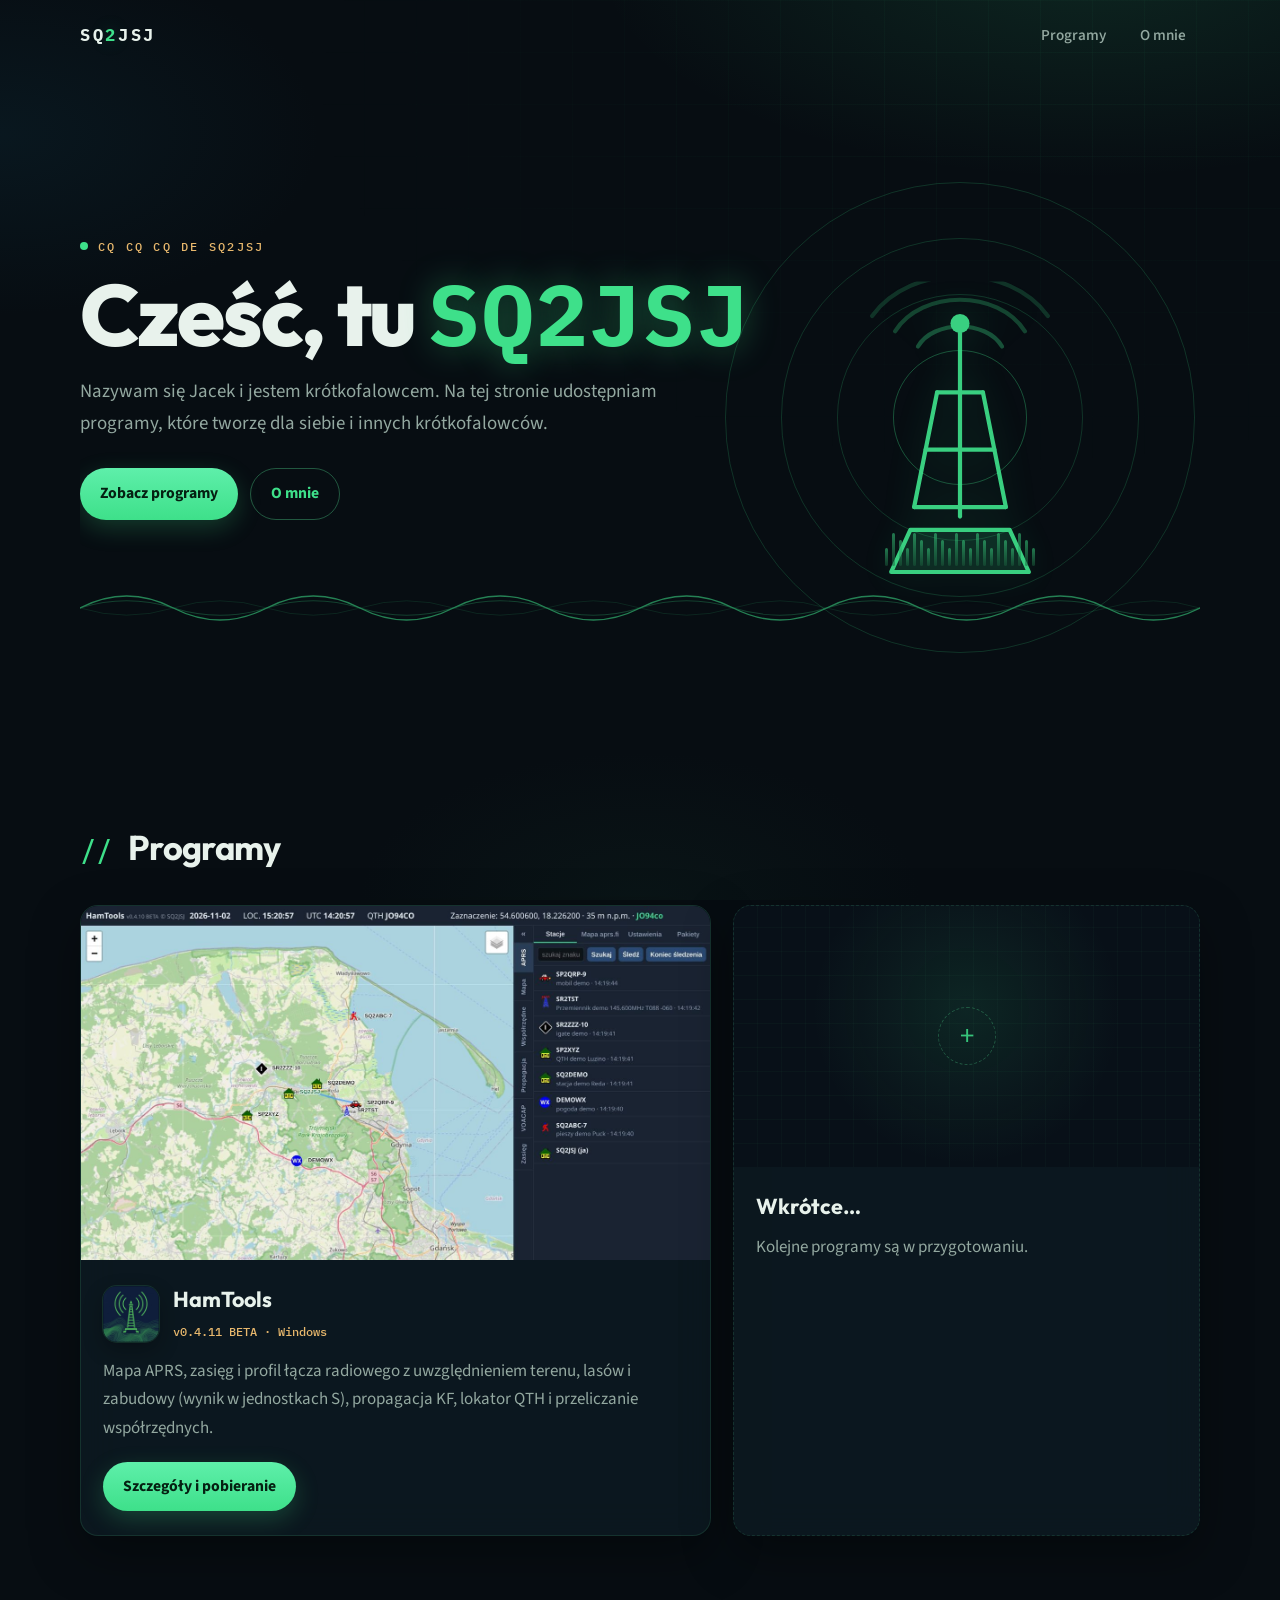
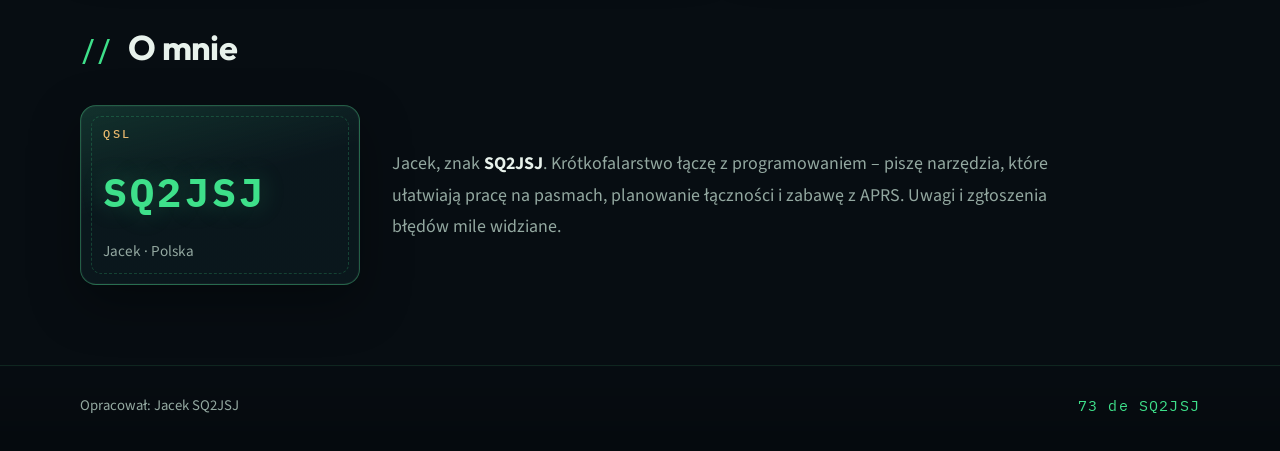
<file: index.html>
<!DOCTYPE html>
<html lang="pl">
<head>
  <meta charset="utf-8">
  <meta name="viewport" content="width=device-width, initial-scale=1">
  <title>SQ2JSJ – programy dla krótkofalowców</title>
  <meta name="description" content="Strona Jacka SQ2JSJ – programy dla krótkofalowców.">
  <meta name="theme-color" content="#070d12">
  <link rel="icon" href="assets/favicon.png">
  <link rel="preconnect" href="https://fonts.googleapis.com">
  <link rel="preconnect" href="https://fonts.gstatic.com" crossorigin>
  <link href="https://fonts.googleapis.com/css2?family=IBM+Plex+Mono:wght@400;500;600;700&family=Outfit:wght@500;600;700;800&family=Source+Sans+3:wght@400;500;600;700&display=swap" rel="stylesheet">
  <link rel="stylesheet" href="assets/style.css">
</head>
<body>
  <div class="page-bg" aria-hidden="true"></div>
  <a class="skip" href="#tresc">Przejdź do treści</a>
  <header class="site-header">
    <div class="wrap header-inner">
      <a class="logo" href="index.html">SQ<span>2</span>JSJ</a>
      <button class="nav-toggle" type="button" aria-label="Menu" aria-expanded="false" aria-controls="site-nav">
        <span></span><span></span><span></span>
      </button>
      <nav id="site-nav">
        <a href="#programy">Programy</a>
        <a href="#o-mnie">O mnie</a>
      </nav>
    </div>
  </header>
  <main id="tresc">
    <section class="hero wrap">
      <div class="hero-visual" aria-hidden="true">
        <div class="rings"><span></span><span></span><span></span><span></span></div>
        <svg class="tower" viewBox="0 0 120 170" fill="none" stroke="currentColor" stroke-width="2.2" stroke-linecap="round" stroke-linejoin="round">
          <path d="M38 34c8-14 36-14 44 0" opacity=".35"/>
          <path d="M26 26c14-22 54-22 68 0" opacity=".28"/>
          <path d="M14 18c20-28 72-28 92 0" opacity=".2"/>
          <circle cx="60" cy="22" r="5" fill="currentColor" stroke="none"/>
          <path d="M60 27v96"/>
          <path d="M48 58h24M42 88h36M36 118h48"/>
          <path d="M48 58L36 118M72 58L84 118"/>
          <path d="M34 130h52l10 22H24z" fill="currentColor" fill-opacity=".12"/>
        </svg>
        <div class="spectrum">
          <i></i><i></i><i></i><i></i><i></i><i></i><i></i><i></i><i></i><i></i><i></i><i></i><i></i><i></i><i></i><i></i><i></i><i></i><i></i><i></i><i></i><i></i>
        </div>
      </div>
      <p class="tag"><span class="dot" aria-hidden="true"></span>CQ CQ CQ de SQ2JSJ</p>
      <h1>Cześć, tu <span class="cs">SQ2JSJ</span></h1>
      <p class="lead">Nazywam się Jacek i jestem krótkofalowcem. Na tej stronie udostępniam programy, które tworzę dla siebie i innych krótkofalowców.</p>
      <div class="hero-actions">
        <a class="btn" href="#programy">Zobacz programy</a>
        <a class="btn ghost" href="#o-mnie">O mnie</a>
      </div>
      <svg class="hero-wave" viewBox="0 0 1200 80" preserveAspectRatio="none" aria-hidden="true">
        <path class="wave-a" d="M0 40 Q50 10 100 40 T200 40 T300 40 T400 40 T500 40 T600 40 T700 40 T800 40 T900 40 T1000 40 T1100 40 T1200 40"/>
        <path class="wave-b" d="M0 40 Q50 22 100 40 T200 40 T300 40 T400 40 T500 40 T600 40 T700 40 T800 40 T900 40 T1000 40 T1100 40 T1200 40"/>
        <path class="wave-c" d="M0 40 Q50 58 100 40 T200 40 T300 40 T400 40 T500 40 T600 40 T700 40 T800 40 T900 40 T1000 40 T1100 40 T1200 40"/>
      </svg>
    </section>

    <section id="programy" class="wrap">
      <h2 class="reveal">Programy</h2>
      <div class="cards">
        <article class="card reveal">
          <div class="card-preview">
            <img src="assets/img/01-glowne.jpg" alt="" width="640" height="360">
          </div>
          <div class="card-body">
            <div class="top">
              <img src="assets/img/hamtools-icon.png" alt="Ikona HamTools" width="56" height="56">
              <div>
                <h3>HamTools</h3>
                <span class="ver">v0.4.11 BETA · Windows</span>
              </div>
            </div>
            <p>Mapa APRS, zasięg i profil łącza radiowego z uwzględnieniem terenu, lasów i zabudowy (wynik w jednostkach S), propagacja KF, lokator QTH i przeliczanie współrzędnych.</p>
            <a class="btn" href="programy/hamtools.html">Szczegóły i pobieranie</a>
          </div>
        </article>
        <article class="card card-soon reveal reveal-delay-1">
          <div class="card-preview card-preview-soon" aria-hidden="true">
            <span class="soon-mark">+</span>
          </div>
          <div class="card-body">
            <h3>Wkrótce…</h3>
            <p>Kolejne programy są w przygotowaniu.</p>
          </div>
        </article>
      </div>
    </section>

    <section id="o-mnie" class="wrap">
      <h2 class="reveal">O mnie</h2>
      <div class="about-grid reveal">
        <aside class="qsl" aria-hidden="true">
          <span class="qsl-label">QSL</span>
          <div class="qsl-call">SQ2JSJ</div>
          <p class="qsl-meta">Jacek · Polska</p>
        </aside>
        <p class="about-copy">Jacek, znak <strong>SQ2JSJ</strong>. Krótkofalarstwo łączę z programowaniem – piszę narzędzia, które ułatwiają pracę na pasmach, planowanie łączności i zabawę z APRS. Uwagi i zgłoszenia błędów mile widziane.</p>
      </div>
    </section>
  </main>
  <footer class="site-footer">
    <div class="wrap footer-inner">
      <span>Opracował: Jacek SQ2JSJ</span>
      <span class="footer-73">73 de SQ2JSJ</span>
    </div>
  </footer>
  <script src="assets/app.js"></script>
</body>
</html>
</file>
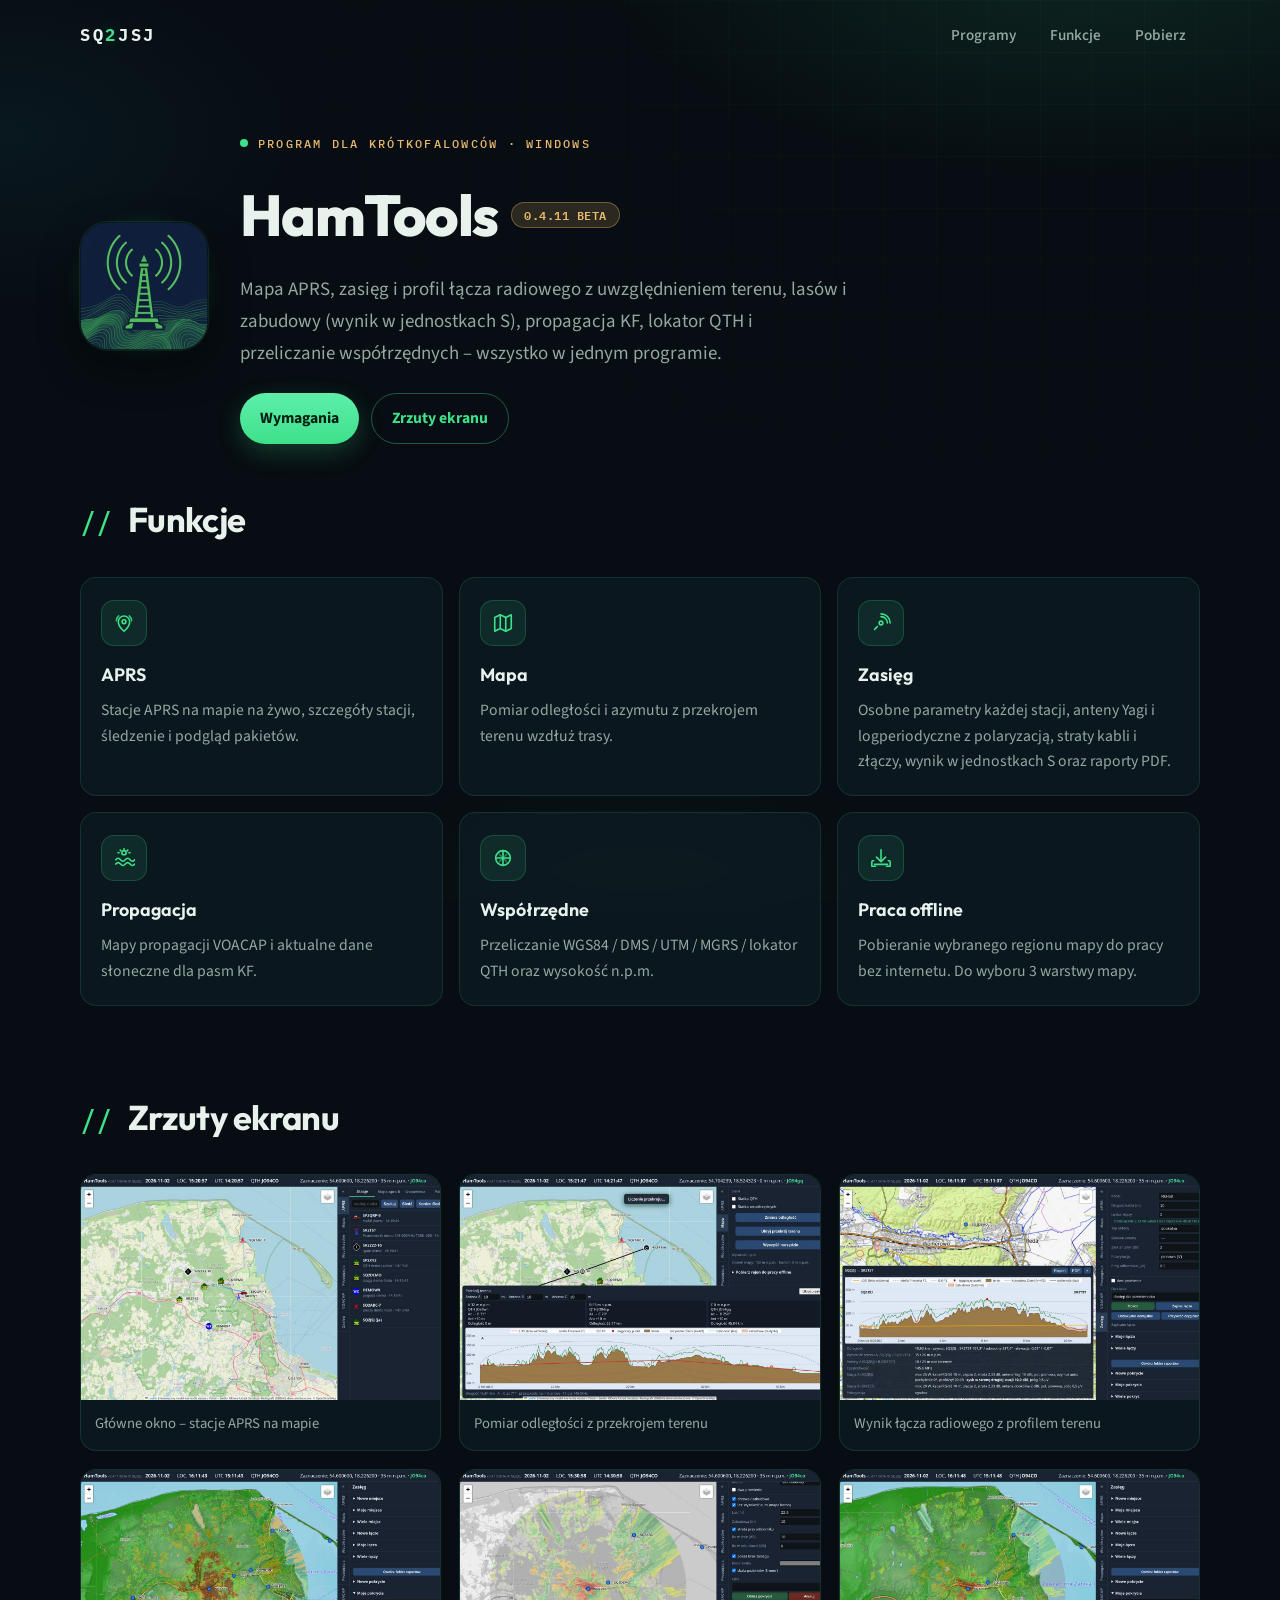
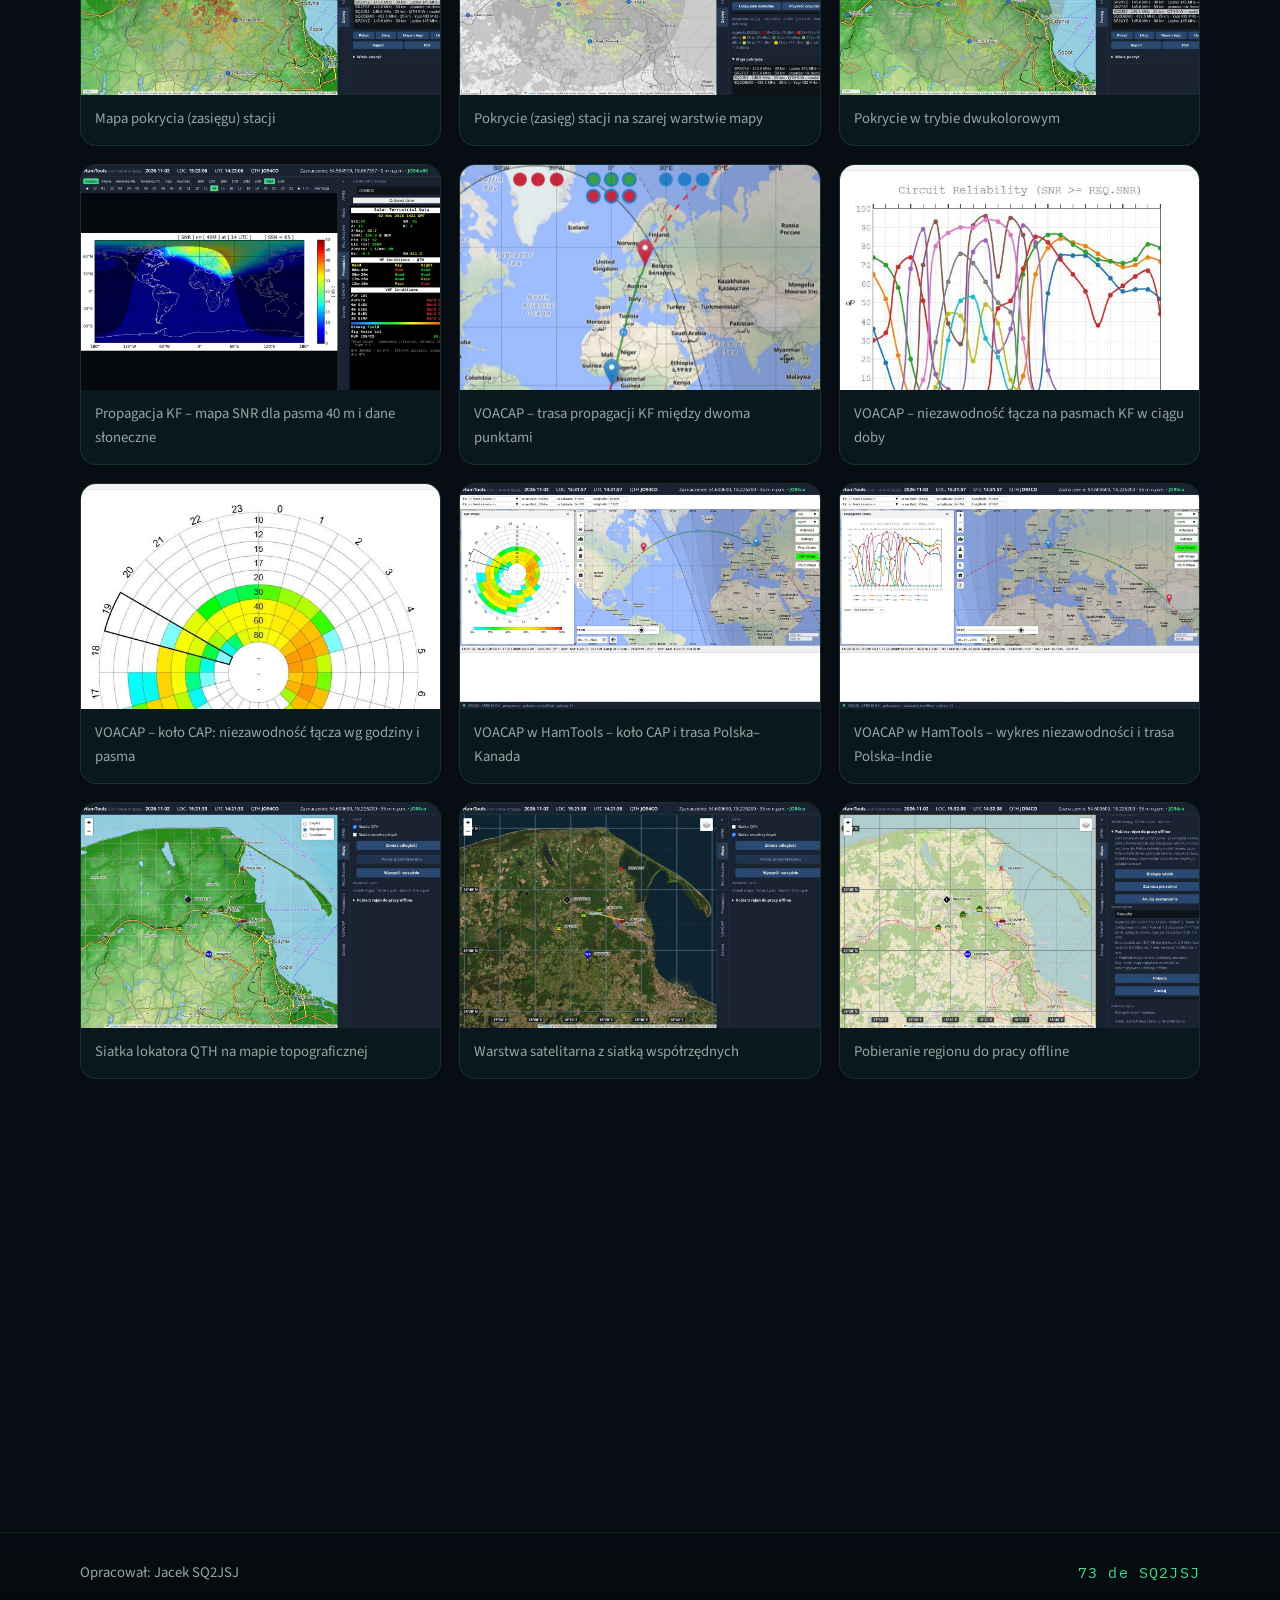
<file: programy/hamtools.html>
<!DOCTYPE html>
<html lang="pl">
<head>
  <meta charset="utf-8">
  <meta name="viewport" content="width=device-width, initial-scale=1">
  <title>HamTools – program dla krótkofalowców | SQ2JSJ</title>
  <meta name="description" content="HamTools – mapa APRS, zasięg łącza radiowego, propagacja KF, lokator QTH. Program dla Windows.">
  <meta name="theme-color" content="#070d12">
  <link rel="icon" href="../assets/favicon.png">
  <link rel="preconnect" href="https://fonts.googleapis.com">
  <link rel="preconnect" href="https://fonts.gstatic.com" crossorigin>
  <link href="https://fonts.googleapis.com/css2?family=IBM+Plex+Mono:wght@400;500;600;700&family=Outfit:wght@500;600;700;800&family=Source+Sans+3:wght@400;500;600;700&display=swap" rel="stylesheet">
  <link rel="stylesheet" href="../assets/style.css">
</head>
<body>
  <div class="page-bg" aria-hidden="true"></div>
  <a class="skip" href="#tresc">Przejdź do treści</a>
  <header class="site-header">
    <div class="wrap header-inner">
      <a class="logo" href="../index.html">SQ<span>2</span>JSJ</a>
      <button class="nav-toggle" type="button" aria-label="Menu" aria-expanded="false" aria-controls="site-nav">
        <span></span><span></span><span></span>
      </button>
      <nav id="site-nav">
        <a href="../index.html#programy">Programy</a>
        <a href="#funkcje">Funkcje</a>
        <a href="#pobierz">Pobierz</a>
      </nav>
    </div>
  </header>
  <main id="tresc" class="wrap">
    <div class="phead reveal">
      <div class="phead-icon">
        <img src="../assets/img/hamtools-icon.png" alt="Ikona HamTools" width="128" height="128">
      </div>
      <div>
        <p class="tag"><span class="dot" aria-hidden="true"></span>Program dla krótkofalowców · Windows</p>
        <h1>HamTools <span class="badge">0.4.11 BETA</span></h1>
        <p class="lead">Mapa APRS, zasięg i profil łącza radiowego z uwzględnieniem terenu, lasów i zabudowy (wynik w jednostkach S), propagacja KF, lokator QTH i przeliczanie współrzędnych – wszystko w jednym programie.</p>
        <div class="hero-actions">
          <a class="btn" href="#pobierz">Wymagania</a>
          <a class="btn ghost" href="#galeria">Zrzuty ekranu</a>
        </div>
      </div>
    </div>

    <section id="funkcje">
      <h2 class="reveal">Funkcje</h2>
      <div class="feat">
        <article class="reveal">
          <div class="feat-icon">
            <svg viewBox="0 0 24 24" fill="none" stroke="currentColor" stroke-width="1.75" stroke-linecap="round" stroke-linejoin="round" aria-hidden="true">
              <path d="M12 21s-6.2-5.2-6.2-10.4a6.2 6.2 0 1 1 12.4 0C18.2 15.8 12 21 12 21z"/>
              <circle cx="12" cy="10.6" r="2.1"/>
              <path d="M17.8 4.2c1.6 1.4 2.5 3.3 2.5 5.4" opacity=".85"/>
              <path d="M6.2 4.2C4.6 5.6 3.7 7.5 3.7 9.6" opacity=".85"/>
            </svg>
          </div>
          <h3>APRS</h3>
          <p>Stacje APRS na mapie na żywo, szczegóły stacji, śledzenie i podgląd pakietów.</p>
        </article>
        <article class="reveal reveal-delay-1">
          <div class="feat-icon">
            <svg viewBox="0 0 24 24" fill="none" stroke="currentColor" stroke-width="1.75" stroke-linecap="round" stroke-linejoin="round" aria-hidden="true">
              <polygon points="3 6 9 3 15 6 21 3 21 18 15 21 9 18 3 21"/>
              <line x1="9" y1="3" x2="9" y2="18"/>
              <line x1="15" y1="6" x2="15" y2="21"/>
            </svg>
          </div>
          <h3>Mapa</h3>
          <p>Pomiar odległości i azymutu z przekrojem terenu wzdłuż trasy.</p>
        </article>
        <article class="reveal reveal-delay-2">
          <div class="feat-icon">
            <svg viewBox="0 0 24 24" fill="none" stroke="currentColor" stroke-width="1.75" stroke-linecap="round" stroke-linejoin="round" aria-hidden="true">
              <circle cx="12" cy="12" r="2"/>
              <path d="M12 5a7 7 0 0 1 7 7"/>
              <path d="M12 2a10 10 0 0 1 10 10"/>
              <path d="M5 19l3-3"/>
            </svg>
          </div>
          <h3>Zasięg</h3>
          <p>Osobne parametry każdej stacji, anteny Yagi i logperiodyczne z polaryzacją, straty kabli i złączy, wynik w jednostkach S oraz raporty PDF.</p>
        </article>
        <article class="reveal">
          <div class="feat-icon">
            <svg viewBox="0 0 24 24" fill="none" stroke="currentColor" stroke-width="1.75" stroke-linecap="round" stroke-linejoin="round" aria-hidden="true">
              <circle cx="12" cy="6.2" r="2.3"/>
              <path d="M12 2v1.1M7.9 3.4l.8.8M16.1 3.4l-.8.8M5.4 6.2h1.2M17.4 6.2h1.2"/>
              <path d="M3 13.8q2.6-3.2 5.2 0t5.2 0 5.2 0 5.2 0"/>
              <path d="M3 18.6q2.6-3.2 5.2 0t5.2 0 5.2 0 5.2 0"/>
            </svg>
          </div>
          <h3>Propagacja</h3>
          <p>Mapy propagacji VOACAP i aktualne dane słoneczne dla pasm KF.</p>
        </article>
        <article class="reveal reveal-delay-1">
          <div class="feat-icon">
            <svg viewBox="0 0 24 24" fill="none" stroke="currentColor" stroke-width="1.75" stroke-linecap="round" stroke-linejoin="round" aria-hidden="true">
              <circle cx="12" cy="12" r="8"/>
              <path d="M12 4v16M4 12h16"/>
              <path d="M8 8l8 8M16 8l-8 8" opacity=".45"/>
            </svg>
          </div>
          <h3>Współrzędne</h3>
          <p>Przeliczanie WGS84 / DMS / UTM / MGRS / lokator QTH oraz wysokość n.p.m.</p>
        </article>
        <article class="reveal reveal-delay-2">
          <div class="feat-icon">
            <svg viewBox="0 0 24 24" fill="none" stroke="currentColor" stroke-width="1.75" stroke-linecap="round" stroke-linejoin="round" aria-hidden="true">
              <path d="M12 3v12"/>
              <path d="M7 11l5 5 5-5"/>
              <path d="M5 19h14"/>
              <path d="M4 15H3a1 1 0 0 0-1 1v5h4"/>
              <path d="M20 15h1a1 1 0 0 1 1 1v5h-4"/>
            </svg>
          </div>
          <h3>Praca offline</h3>
          <p>Pobieranie wybranego regionu mapy do pracy bez internetu. Do wyboru 3 warstwy mapy.</p>
        </article>
      </div>
    </section>

    <section id="galeria">
      <h2 class="reveal">Zrzuty ekranu</h2>
      <div class="gal">
        <figure>
          <div class="thumb">
            <img src="../assets/img/01-glowne.jpg" alt="Główne okno – stacje APRS na mapie" loading="lazy" width="640" height="400">
            <span class="zoom" aria-hidden="true">
              <svg viewBox="0 0 24 24" width="16" height="16" fill="none" stroke="currentColor" stroke-width="2"><circle cx="11" cy="11" r="7"/><path d="M20 20l-3-3"/></svg>
            </span>
          </div>
          <figcaption>Główne okno – stacje APRS na mapie</figcaption>
        </figure>
        <figure>
          <div class="thumb">
            <img src="../assets/img/16-przekroj.jpg" alt="Pomiar odległości z przekrojem terenu" loading="lazy" width="640" height="400">
            <span class="zoom" aria-hidden="true">
              <svg viewBox="0 0 24 24" width="16" height="16" fill="none" stroke="currentColor" stroke-width="2"><circle cx="11" cy="11" r="7"/><path d="M20 20l-3-3"/></svg>
            </span>
          </div>
          <figcaption>Pomiar odległości z przekrojem terenu</figcaption>
        </figure>
        <figure>
          <div class="thumb">
            <img src="../assets/img/27-wynik-lacza.jpg" alt="Wynik łącza radiowego z profilem terenu" loading="lazy" width="640" height="400">
            <span class="zoom" aria-hidden="true">
              <svg viewBox="0 0 24 24" width="16" height="16" fill="none" stroke="currentColor" stroke-width="2"><circle cx="11" cy="11" r="7"/><path d="M20 20l-3-3"/></svg>
            </span>
          </div>
          <figcaption>Wynik łącza radiowego z profilem terenu</figcaption>
        </figure>
        <figure>
          <div class="thumb">
            <img src="../assets/img/32-pokrycie-mapa.jpg" alt="Mapa pokrycia (zasięgu) stacji" loading="lazy" width="640" height="400">
            <span class="zoom" aria-hidden="true">
              <svg viewBox="0 0 24 24" width="16" height="16" fill="none" stroke="currentColor" stroke-width="2"><circle cx="11" cy="11" r="7"/><path d="M20 20l-3-3"/></svg>
            </span>
          </div>
          <figcaption>Mapa pokrycia (zasięgu) stacji</figcaption>
        </figure>
        <figure>
          <div class="thumb">
            <img src="../assets/img/32b-pokrycie-szara.jpg" alt="Pokrycie (zasięg) stacji na szarej warstwie mapy" loading="lazy" width="640" height="400">
            <span class="zoom" aria-hidden="true">
              <svg viewBox="0 0 24 24" width="16" height="16" fill="none" stroke="currentColor" stroke-width="2"><circle cx="11" cy="11" r="7"/><path d="M20 20l-3-3"/></svg>
            </span>
          </div>
          <figcaption>Pokrycie (zasięg) stacji na szarej warstwie mapy</figcaption>
        </figure>
        <figure>
          <div class="thumb">
            <img src="../assets/img/33-pokrycie-dwukolor.jpg" alt="Pokrycie w trybie dwukolorowym" loading="lazy" width="640" height="400">
            <span class="zoom" aria-hidden="true">
              <svg viewBox="0 0 24 24" width="16" height="16" fill="none" stroke="currentColor" stroke-width="2"><circle cx="11" cy="11" r="7"/><path d="M20 20l-3-3"/></svg>
            </span>
          </div>
          <figcaption>Pokrycie w trybie dwukolorowym</figcaption>
        </figure>
        <figure>
          <div class="thumb">
            <img src="../assets/img/19-propagacja.jpg" alt="Propagacja KF – mapa SNR dla pasma 40 m i dane słoneczne" loading="lazy" width="640" height="400">
            <span class="zoom" aria-hidden="true">
              <svg viewBox="0 0 24 24" width="16" height="16" fill="none" stroke="currentColor" stroke-width="2"><circle cx="11" cy="11" r="7"/><path d="M20 20l-3-3"/></svg>
            </span>
          </div>
          <figcaption>Propagacja KF – mapa SNR dla pasma 40 m i dane słoneczne</figcaption>
        </figure>
        <figure>
          <div class="thumb">
            <img src="../assets/img/37-voacap-mapa.jpg" alt="VOACAP – trasa propagacji KF między dwoma punktami" loading="lazy" width="640" height="400">
            <span class="zoom" aria-hidden="true">
              <svg viewBox="0 0 24 24" width="16" height="16" fill="none" stroke="currentColor" stroke-width="2"><circle cx="11" cy="11" r="7"/><path d="M20 20l-3-3"/></svg>
            </span>
          </div>
          <figcaption>VOACAP – trasa propagacji KF między dwoma punktami</figcaption>
        </figure>
        <figure>
          <div class="thumb">
            <img src="../assets/img/37b-voacap-wykres.jpg" alt="VOACAP – niezawodność łącza na pasmach KF w ciągu doby" loading="lazy" width="640" height="400">
            <span class="zoom" aria-hidden="true">
              <svg viewBox="0 0 24 24" width="16" height="16" fill="none" stroke="currentColor" stroke-width="2"><circle cx="11" cy="11" r="7"/><path d="M20 20l-3-3"/></svg>
            </span>
          </div>
          <figcaption>VOACAP – niezawodność łącza na pasmach KF w ciągu doby</figcaption>
        </figure>
        <figure>
          <div class="thumb">
            <img src="../assets/img/37c-voacap-kolo-cap.jpg" alt="VOACAP – koło CAP: niezawodność łącza wg godziny i pasma" loading="lazy" width="640" height="400">
            <span class="zoom" aria-hidden="true">
              <svg viewBox="0 0 24 24" width="16" height="16" fill="none" stroke="currentColor" stroke-width="2"><circle cx="11" cy="11" r="7"/><path d="M20 20l-3-3"/></svg>
            </span>
          </div>
          <figcaption>VOACAP – koło CAP: niezawodność łącza wg godziny i pasma</figcaption>
        </figure>
        <figure>
          <div class="thumb">
            <img src="../assets/img/38-voacap-cap-mapa.jpg" alt="VOACAP w HamTools – koło CAP i trasa Polska–Kanada" loading="lazy" width="640" height="400">
            <span class="zoom" aria-hidden="true">
              <svg viewBox="0 0 24 24" width="16" height="16" fill="none" stroke="currentColor" stroke-width="2"><circle cx="11" cy="11" r="7"/><path d="M20 20l-3-3"/></svg>
            </span>
          </div>
          <figcaption>VOACAP w HamTools – koło CAP i trasa Polska–Kanada</figcaption>
        </figure>
        <figure>
          <div class="thumb">
            <img src="../assets/img/39-voacap-wykresy-mapa.jpg" alt="VOACAP w HamTools – wykres niezawodności i trasa Polska–Indie" loading="lazy" width="640" height="400">
            <span class="zoom" aria-hidden="true">
              <svg viewBox="0 0 24 24" width="16" height="16" fill="none" stroke="currentColor" stroke-width="2"><circle cx="11" cy="11" r="7"/><path d="M20 20l-3-3"/></svg>
            </span>
          </div>
          <figcaption>VOACAP w HamTools – wykres niezawodności i trasa Polska–Indie</figcaption>
        </figure>
        <figure>
          <div class="thumb">
            <img src="../assets/img/13-mapa-topo-qth.jpg" alt="Siatka lokatora QTH na mapie topograficznej" loading="lazy" width="640" height="400">
            <span class="zoom" aria-hidden="true">
              <svg viewBox="0 0 24 24" width="16" height="16" fill="none" stroke="currentColor" stroke-width="2"><circle cx="11" cy="11" r="7"/><path d="M20 20l-3-3"/></svg>
            </span>
          </div>
          <figcaption>Siatka lokatora QTH na mapie topograficznej</figcaption>
        </figure>
        <figure>
          <div class="thumb">
            <img src="../assets/img/14-mapa-sat-wsp.jpg" alt="Warstwa satelitarna z siatką współrzędnych" loading="lazy" width="640" height="400">
            <span class="zoom" aria-hidden="true">
              <svg viewBox="0 0 24 24" width="16" height="16" fill="none" stroke="currentColor" stroke-width="2"><circle cx="11" cy="11" r="7"/><path d="M20 20l-3-3"/></svg>
            </span>
          </div>
          <figcaption>Warstwa satelitarna z siatką współrzędnych</figcaption>
        </figure>
        <figure>
          <div class="thumb">
            <img src="../assets/img/16b-offline.jpg" alt="Pobieranie regionu do pracy offline" loading="lazy" width="640" height="400">
            <span class="zoom" aria-hidden="true">
              <svg viewBox="0 0 24 24" width="16" height="16" fill="none" stroke="currentColor" stroke-width="2"><circle cx="11" cy="11" r="7"/><path d="M20 20l-3-3"/></svg>
            </span>
          </div>
          <figcaption>Pobieranie regionu do pracy offline</figcaption>
        </figure>
      </div>
    </section>

    <section id="pobierz">
      <h2 class="reveal">Pobierz</h2>
      <div class="req reveal">
        <div>
          <h3>Wymagania</h3>
          <ul>
            <li>Windows 10 lub 11 (z WebView2 – standardowo w systemie)</li>
            <li>Instalator .exe</li>
            <li>Wersja: <strong>0.4.11 BETA</strong></li>
          </ul>
        </div>
        <div class="req-cta">
          <span class="badge soonbadge">Wkrótce do pobrania</span>
          <p class="note">To wersja testowa (BETA) – mogą występować błędy. Uwagi mile widziane.</p>
        </div>
      </div>
    </section>
  </main>

  <div id="lightbox" class="lightbox" hidden role="dialog" aria-modal="true" aria-label="Podgląd zrzutu ekranu">
    <span class="lb-count" aria-live="polite"></span>
    <button class="lb-btn lb-close" type="button" aria-label="Zamknij">
      <svg viewBox="0 0 24 24" fill="none" stroke="currentColor" stroke-width="2" stroke-linecap="round"><path d="M6 6l12 12M18 6L6 18"/></svg>
    </button>
    <button class="lb-btn lb-prev" type="button" aria-label="Poprzednie zdjęcie">
      <svg viewBox="0 0 24 24" fill="none" stroke="currentColor" stroke-width="2" stroke-linecap="round" stroke-linejoin="round"><path d="M15 5l-8 7 8 7"/></svg>
    </button>
    <figure>
      <img alt="">
      <figcaption></figcaption>
    </figure>
    <button class="lb-btn lb-next" type="button" aria-label="Następne zdjęcie">
      <svg viewBox="0 0 24 24" fill="none" stroke="currentColor" stroke-width="2" stroke-linecap="round" stroke-linejoin="round"><path d="M9 5l8 7-8 7"/></svg>
    </button>
  </div>

  <footer class="site-footer">
    <div class="wrap footer-inner">
      <span>Opracował: Jacek SQ2JSJ</span>
      <span class="footer-73">73 de SQ2JSJ</span>
    </div>
  </footer>
  <script src="../assets/app.js"></script>
</body>
</html>
</file>
<file: assets/style.css>
/* SQ2JSJ – refined ham-radio theme */
:root {
  --bg: #070d12;
  --bg-soft: #0b151c;
  --panel: rgba(14, 28, 36, 0.72);
  --panel-hover: rgba(18, 38, 46, 0.86);
  --line: rgba(80, 210, 140, 0.14);
  --line-strong: rgba(80, 210, 140, 0.38);
  --txt: #e8f2ec;
  --mut: #93a8a0;
  --acc: #3ee08a;
  --acc-dim: #1a5c3c;
  --amber: #e8b86d;
  --amber-dim: rgba(232, 184, 109, 0.16);
  --glow: rgba(62, 224, 138, 0.28);
  --shadow: 0 18px 50px rgba(0, 0, 0, 0.35);
  --radius: 18px;
  --header-h: 72px;
  --wrap: 1120px;
  --font-sans: "Source Sans 3", "Segoe UI", Roboto, sans-serif;
  --font-display: "Outfit", "Segoe UI", sans-serif;
  --font-mono: "IBM Plex Mono", ui-monospace, Consolas, monospace;
  color-scheme: dark;
}

*, *::before, *::after { box-sizing: border-box; }
html { scroll-behavior: smooth; }
html, body { margin: 0; overflow-x: hidden; }
body {
  font: 17px/1.65 var(--font-sans);
  color: var(--txt);
  background: var(--bg);
  min-height: 100vh;
}
img { max-width: 100%; height: auto; }
a { color: var(--acc); }
button { font: inherit; }

.skip {
  position: absolute;
  left: 16px;
  top: -60px;
  z-index: 100;
  background: var(--acc);
  color: #04140c;
  padding: 8px 14px;
  border-radius: 8px;
  font-weight: 700;
  text-decoration: none;
}
.skip:focus { top: 12px; }

/* Ambient page backdrop */
.page-bg {
  position: fixed;
  inset: 0;
  z-index: -2;
  pointer-events: none;
  background:
    radial-gradient(ellipse 70% 45% at 85% -5%, rgba(46, 170, 110, 0.16), transparent 55%),
    radial-gradient(ellipse 50% 40% at 0% 15%, rgba(18, 70, 90, 0.18), transparent 50%),
    radial-gradient(ellipse 40% 30% at 50% 100%, rgba(20, 50, 40, 0.2), transparent 55%),
    var(--bg);
}
.page-bg::after {
  content: "";
  position: absolute;
  inset: 0;
  background-image:
    linear-gradient(rgba(62, 224, 138, 0.035) 1px, transparent 1px),
    linear-gradient(90deg, rgba(62, 224, 138, 0.035) 1px, transparent 1px);
  background-size: 52px 52px;
  mask-image: radial-gradient(ellipse 80% 60% at 80% 10%, #000 10%, transparent 72%);
}

.wrap {
  width: min(var(--wrap), calc(100% - 40px));
  margin-inline: auto;
}

/* Header */
.site-header {
  position: sticky;
  top: 0;
  z-index: 40;
  height: var(--header-h);
  display: flex;
  align-items: center;
  border-bottom: 1px solid transparent;
  transition: background 0.3s ease, border-color 0.3s ease, box-shadow 0.3s ease;
}
.site-header.is-scrolled,
.site-header.is-open {
  background: rgba(7, 13, 18, 0.94);
  backdrop-filter: blur(18px) saturate(1.2);
  -webkit-backdrop-filter: blur(18px) saturate(1.2);
  border-bottom-color: var(--line);
  box-shadow: 0 10px 32px rgba(0, 0, 0, 0.28);
}
.header-inner {
  display: flex;
  align-items: center;
  justify-content: space-between;
  height: var(--header-h);
  position: relative;
}
.logo {
  font: 700 1.05rem/1 var(--font-mono);
  letter-spacing: 0.16em;
  color: var(--txt);
  text-decoration: none;
}
.logo span {
  color: var(--acc);
  text-shadow: 0 0 18px var(--glow);
}
.logo:hover span { text-shadow: 0 0 26px var(--acc); }

#site-nav {
  display: flex;
  align-items: center;
  gap: 6px;
}
#site-nav a {
  color: var(--mut);
  text-decoration: none;
  padding: 8px 14px;
  border-radius: 999px;
  font-weight: 550;
  font-size: 0.95rem;
  transition: color 0.2s, background 0.2s;
}
#site-nav a:hover,
#site-nav a:focus-visible {
  color: var(--acc);
  background: rgba(62, 224, 138, 0.08);
}

.nav-toggle {
  display: none;
  width: 44px;
  height: 44px;
  border: 1px solid var(--line);
  border-radius: 12px;
  background: rgba(255, 255, 255, 0.03);
  cursor: pointer;
  align-items: center;
  justify-content: center;
  flex-direction: column;
  gap: 5px;
  padding: 0;
  color: var(--txt);
}
.nav-toggle span {
  display: block;
  width: 18px;
  height: 2px;
  background: currentColor;
  border-radius: 2px;
  transition: transform 0.25s, opacity 0.25s;
}
.nav-toggle[aria-expanded="true"] span:nth-child(1) { transform: translateY(7px) rotate(45deg); }
.nav-toggle[aria-expanded="true"] span:nth-child(2) { opacity: 0; }
.nav-toggle[aria-expanded="true"] span:nth-child(3) { transform: translateY(-7px) rotate(-45deg); }

/* Hero */
.hero {
  position: relative;
  padding: 88px 0 72px;
  min-height: calc(88vh - var(--header-h));
  display: flex;
  flex-direction: column;
  justify-content: center;
  overflow: hidden;
}
.hero-visual {
  position: absolute;
  right: max(-40px, calc(50% - 640px));
  top: 48%;
  transform: translateY(-50%);
  width: min(560px, 48vw);
  height: min(560px, 48vw);
  pointer-events: none;
  z-index: -1;
}
.rings {
  position: absolute;
  inset: 0;
}
.rings span {
  position: absolute;
  inset: 8%;
  border: 1px solid rgba(62, 224, 138, 0.18);
  border-radius: 50%;
  animation: ring-pulse 7s ease-out infinite;
}
.rings span:nth-child(2) { inset: 18%; animation-delay: 1.6s; }
.rings span:nth-child(3) { inset: 28%; animation-delay: 3.2s; }
.rings span:nth-child(4) { inset: 38%; animation-delay: 4.8s; border-color: rgba(62, 224, 138, 0.32); }
@keyframes ring-pulse {
  0% { transform: scale(0.82); opacity: 0.7; }
  70% { opacity: 0.15; }
  100% { transform: scale(1.18); opacity: 0; }
}
.tower {
  position: absolute;
  left: 50%;
  top: 50%;
  width: 42%;
  height: 58%;
  transform: translate(-50%, -42%);
  color: var(--acc);
  filter: drop-shadow(0 0 18px var(--glow));
  opacity: 0.92;
}
.spectrum {
  position: absolute;
  left: 50%;
  top: 68%;
  transform: translateX(-50%);
  display: flex;
  align-items: flex-end;
  gap: 4px;
  height: 48px;
  opacity: 0.5;
}
.spectrum i {
  display: block;
  width: 3px;
  height: 30%;
  border-radius: 2px;
  background: linear-gradient(to top, var(--acc-dim), var(--acc));
  animation: bar 1.3s ease-in-out infinite alternate;
  transform-origin: bottom;
}
.spectrum i:nth-child(3n) { animation-duration: 1.05s; height: 55%; }
.spectrum i:nth-child(3n+1) { animation-duration: 1.55s; height: 38%; }
.spectrum i:nth-child(3n+2) { animation-duration: 0.9s; height: 70%; }
.spectrum i:nth-child(even) { animation-delay: 0.25s; }
@keyframes bar {
  from { transform: scaleY(0.35); }
  to { transform: scaleY(1); }
}

.tag {
  display: inline-flex;
  align-items: center;
  gap: 10px;
  margin: 0 0 18px;
  font: 500 0.78rem/1 var(--font-mono);
  letter-spacing: 0.18em;
  text-transform: uppercase;
  color: var(--amber);
}
.tag .dot {
  width: 8px;
  height: 8px;
  border-radius: 50%;
  background: var(--acc);
  box-shadow: 0 0 0 0 var(--glow);
  animation: live 2.2s ease-out infinite;
}
@keyframes live {
  0% { box-shadow: 0 0 0 0 rgba(62, 224, 138, 0.6); }
  100% { box-shadow: 0 0 0 12px rgba(62, 224, 138, 0); }
}

.hero h1 {
  margin: 0 0 18px;
  max-width: 16ch;
  font-family: var(--font-display);
  font-weight: 800;
  font-size: clamp(2.7rem, 7.2vw, 5.4rem);
  line-height: 1.02;
  letter-spacing: -0.03em;
}
.hero h1 .cs {
  display: inline-block;
  font-family: var(--font-mono);
  font-weight: 700;
  letter-spacing: 0.02em;
  color: var(--acc);
  text-shadow: 0 0 34px rgba(62, 224, 138, 0.4);
}
.lead, .hero > .lead, .hero-copy .lead {
  margin: 0 0 28px;
  max-width: 38rem;
  color: var(--mut);
  font-size: 1.18rem;
  line-height: 1.7;
}
.hero-actions { display: flex; flex-wrap: wrap; gap: 12px; }

.hero-wave {
  display: block;
  width: 100%;
  height: 64px;
  margin-top: 56px;
  color: var(--acc);
  opacity: 0.55;
}
.hero-wave path {
  fill: none;
  stroke: currentColor;
  stroke-width: 1.6;
  stroke-linecap: round;
}
.hero-wave path:nth-child(2) { opacity: 0.45; stroke-width: 1.2; }
.hero-wave path:nth-child(3) { opacity: 0.25; stroke-width: 1; }
.wave-a { animation: drift 7s ease-in-out infinite; }
.wave-b { animation: drift 9s ease-in-out infinite reverse; }
.wave-c { animation: drift 11s ease-in-out infinite; }
@keyframes drift {
  0%, 100% { transform: translateX(0); }
  50% { transform: translateX(-28px); }
}

/* Buttons */
.btn {
  display: inline-flex;
  align-items: center;
  justify-content: center;
  gap: 8px;
  padding: 12px 20px;
  border-radius: 999px;
  background: linear-gradient(180deg, #5eefaa, var(--acc));
  color: #052012;
  font-weight: 700;
  font-size: 0.98rem;
  text-decoration: none;
  border: 0;
  box-shadow: 0 8px 24px rgba(62, 224, 138, 0.22);
  transition: transform 0.2s, box-shadow 0.2s, filter 0.2s;
}
.btn:hover {
  transform: translateY(-2px);
  box-shadow: 0 12px 28px rgba(62, 224, 138, 0.32);
  filter: brightness(1.05);
}
.btn.ghost {
  background: transparent;
  color: var(--acc);
  border: 1px solid var(--line-strong);
  box-shadow: none;
}
.btn.ghost:hover {
  background: rgba(62, 224, 138, 0.08);
  filter: none;
}

/* Sections */
section { padding: 28px 0 56px; }
h2 {
  margin: 0 0 28px;
  font-family: var(--font-display);
  font-size: clamp(1.7rem, 3vw, 2.15rem);
  font-weight: 700;
  letter-spacing: -0.02em;
}
h2::before {
  content: "// ";
  color: var(--acc);
  font-family: var(--font-mono);
  font-weight: 500;
  font-size: 0.78em;
  letter-spacing: 0;
}

/* Cards */
.cards {
  display: grid;
  grid-template-columns: 1.15fr 0.85fr;
  gap: 22px;
  align-items: stretch;
}
.card {
  position: relative;
  display: flex;
  flex-direction: column;
  background: var(--panel);
  backdrop-filter: blur(18px);
  -webkit-backdrop-filter: blur(18px);
  border: 1px solid var(--line);
  border-radius: var(--radius);
  overflow: hidden;
  box-shadow: var(--shadow);
  transition: transform 0.35s ease, border-color 0.35s ease, box-shadow 0.35s ease, background 0.35s ease;
}
.card:hover {
  transform: translateY(-6px);
  border-color: var(--line-strong);
  background: var(--panel-hover);
  box-shadow: 0 22px 50px rgba(62, 224, 138, 0.1), var(--shadow);
}
.card-preview {
  position: relative;
  aspect-ratio: 16 / 9;
  overflow: hidden;
  background: #081018;
}
.card-preview img {
  width: 100%;
  height: 100%;
  object-fit: cover;
  object-position: top left;
  display: block;
  transition: transform 0.6s ease;
}
.card:hover .card-preview img { transform: scale(1.04); }
.card-preview-soon {
  display: grid;
  place-items: center;
  background:
    radial-gradient(circle at 50% 40%, rgba(62, 224, 138, 0.1), transparent 55%),
    repeating-linear-gradient(0deg, transparent, transparent 23px, rgba(62, 224, 138, 0.06) 24px),
    repeating-linear-gradient(90deg, transparent, transparent 23px, rgba(62, 224, 138, 0.06) 24px),
    #081018;
  color: var(--acc);
}
.soon-mark {
  width: 58px;
  height: 58px;
  border-radius: 50%;
  border: 1px dashed var(--line-strong);
  display: grid;
  place-items: center;
  font-size: 1.8rem;
  font-weight: 400;
  opacity: 0.85;
}
.card-body { padding: 22px 22px 24px; display: flex; flex-direction: column; flex: 1; }
.card .top {
  display: flex;
  gap: 14px;
  align-items: center;
  margin-bottom: 12px;
}
.card .top > img {
  width: 56px;
  height: 56px;
  border-radius: 14px;
  box-shadow: 0 0 0 1px var(--line), 0 8px 20px rgba(0, 0, 0, 0.3);
}
.card h3 {
  margin: 0;
  font-family: var(--font-display);
  font-size: 1.35rem;
  font-weight: 700;
}
.ver {
  display: inline-block;
  margin-top: 3px;
  font: 500 0.75rem/1.3 var(--font-mono);
  color: var(--amber);
}
.card p {
  color: var(--mut);
  margin: 0 0 20px;
  flex: 1;
}
.card .btn { align-self: flex-start; }
.card-soon { border-style: dashed; }
.card-soon .card-body { justify-content: center; }
.card-soon h3 { margin-bottom: 8px; }

/* About / QSL */
.about-grid {
  display: grid;
  grid-template-columns: 280px 1fr;
  gap: 32px;
  align-items: center;
}
.qsl {
  position: relative;
  padding: 22px 22px 20px;
  border-radius: 16px;
  background:
    linear-gradient(165deg, rgba(62, 224, 138, 0.12), rgba(10, 22, 28, 0.9) 45%),
    #0c1a20;
  border: 1px solid var(--line-strong);
  box-shadow: var(--shadow), inset 0 0 0 1px rgba(255, 255, 255, 0.03);
  overflow: hidden;
  min-height: 180px;
  display: flex;
  flex-direction: column;
  justify-content: space-between;
}
.qsl::before {
  content: "";
  position: absolute;
  inset: 10px;
  border: 1px dashed rgba(62, 224, 138, 0.22);
  border-radius: 10px;
  pointer-events: none;
}
.qsl-label {
  font: 500 0.72rem/1 var(--font-mono);
  letter-spacing: 0.22em;
  text-transform: uppercase;
  color: var(--amber);
}
.qsl-call {
  font: 700 clamp(2rem, 4vw, 2.5rem)/1 var(--font-mono);
  color: var(--acc);
  letter-spacing: 0.08em;
  text-shadow: 0 0 24px var(--glow);
  margin: 14px 0 8px;
}
.qsl-meta { color: var(--mut); font-size: 0.95rem; margin: 0; }
.about-copy {
  margin: 0;
  color: var(--mut);
  font-size: 1.12rem;
  line-height: 1.75;
  max-width: 42rem;
}
.about-copy strong { color: var(--txt); }

/* Product header */
.phead {
  display: grid;
  grid-template-columns: auto 1fr;
  gap: 32px;
  align-items: center;
  padding: 56px 0 20px;
}
.phead-icon {
  position: relative;
  width: 128px;
  height: 128px;
  flex-shrink: 0;
}
.phead-icon::before {
  content: "";
  position: absolute;
  inset: -18px;
  border-radius: 36px;
  background: radial-gradient(circle, var(--glow), transparent 68%);
  z-index: -1;
}
.phead-icon img {
  width: 128px;
  height: 128px;
  border-radius: 28px;
  box-shadow: 0 16px 40px rgba(0, 0, 0, 0.4), 0 0 0 1px var(--line);
}
.phead h1 {
  margin: 0 0 12px;
  font-family: var(--font-display);
  font-size: clamp(2.4rem, 5vw, 3.6rem);
  font-weight: 800;
  letter-spacing: -0.03em;
  display: flex;
  flex-wrap: wrap;
  align-items: center;
  gap: 14px;
}
.phead .lead { margin-bottom: 22px; }

.badge {
  display: inline-flex;
  align-items: center;
  font: 600 0.78rem/1 var(--font-mono);
  color: var(--amber);
  background: var(--amber-dim);
  border: 1px solid rgba(232, 184, 109, 0.35);
  border-radius: 999px;
  padding: 6px 12px;
  letter-spacing: 0.04em;
  vertical-align: middle;
}

/* Features */
.feat {
  display: grid;
  grid-template-columns: repeat(3, 1fr);
  gap: 16px;
}
.feat article {
  background: var(--panel);
  backdrop-filter: blur(16px);
  -webkit-backdrop-filter: blur(16px);
  border: 1px solid var(--line);
  border-radius: 16px;
  padding: 22px 20px 20px;
  transition: transform 0.3s ease, border-color 0.3s ease, box-shadow 0.3s ease;
}
.feat article:hover {
  transform: translateY(-4px);
  border-color: var(--line-strong);
  box-shadow: 0 16px 36px rgba(0, 0, 0, 0.28);
}
.feat-icon {
  width: 46px;
  height: 46px;
  border-radius: 13px;
  display: grid;
  place-items: center;
  margin-bottom: 14px;
  color: var(--acc);
  background: rgba(62, 224, 138, 0.1);
  border: 1px solid rgba(62, 224, 138, 0.2);
}
.feat-icon svg { width: 22px; height: 22px; }
.feat h3 {
  margin: 0 0 8px;
  font-family: var(--font-display);
  font-size: 1.12rem;
  font-weight: 650;
}
.feat p {
  margin: 0;
  color: var(--mut);
  font-size: 0.98rem;
}

/* Gallery */
.gal {
  display: grid;
  grid-template-columns: repeat(3, 1fr);
  gap: 18px;
}
.gal figure {
  margin: 0;
  background: var(--panel);
  border: 1px solid var(--line);
  border-radius: 16px;
  overflow: hidden;
  cursor: zoom-in;
  transition: transform 0.3s ease, border-color 0.3s ease, box-shadow 0.3s ease;
}
.gal figure:hover,
.gal figure:focus-visible {
  transform: translateY(-4px);
  border-color: var(--line-strong);
  box-shadow: 0 16px 36px rgba(0, 0, 0, 0.3);
  outline: none;
}
.gal figure:focus-visible { box-shadow: 0 0 0 3px var(--glow); }
.gal .thumb {
  position: relative;
  aspect-ratio: 16 / 10;
  overflow: hidden;
  background: #081018;
}
.gal img {
  width: 100%;
  height: 100%;
  object-fit: cover;
  object-position: top left;
  display: block;
  transition: transform 0.55s ease;
}
.gal figure:hover img { transform: scale(1.05); }
.gal .zoom {
  position: absolute;
  right: 10px;
  bottom: 10px;
  width: 34px;
  height: 34px;
  border-radius: 10px;
  display: grid;
  place-items: center;
  background: rgba(7, 13, 18, 0.72);
  color: var(--txt);
  opacity: 0;
  transform: translateY(6px);
  transition: opacity 0.25s, transform 0.25s;
  pointer-events: none;
}
.gal figure:hover .zoom { opacity: 1; transform: none; }
.gal figcaption {
  padding: 12px 14px 14px;
  color: var(--mut);
  font-size: 0.92rem;
}

/* Lightbox */
.lightbox {
  position: fixed;
  inset: 0;
  z-index: 80;
  display: flex;
  align-items: center;
  justify-content: center;
  padding: 28px 72px 56px;
  background: rgba(3, 6, 9, 0.86);
  backdrop-filter: blur(14px);
  -webkit-backdrop-filter: blur(14px);
}
.lightbox[hidden] { display: none !important; }
.lightbox figure {
  margin: 0;
  max-width: min(1280px, 100%);
  text-align: center;
}
.lightbox img {
  max-width: 100%;
  max-height: calc(100vh - 140px);
  border-radius: 12px;
  box-shadow: 0 24px 70px rgba(0, 0, 0, 0.55);
  background: #000;
}
.lightbox figcaption {
  margin-top: 14px;
  color: var(--txt);
  font-size: 0.98rem;
}
.lb-count {
  position: absolute;
  left: 24px;
  top: 22px;
  font: 500 0.85rem/1 var(--font-mono);
  color: var(--mut);
}
.lb-btn {
  position: absolute;
  width: 48px;
  height: 48px;
  border: 1px solid var(--line);
  border-radius: 50%;
  background: rgba(14, 24, 30, 0.8);
  color: var(--txt);
  cursor: pointer;
  display: grid;
  place-items: center;
  transition: background 0.2s, border-color 0.2s, color 0.2s;
}
.lb-btn:hover,
.lb-btn:focus-visible {
  background: rgba(62, 224, 138, 0.12);
  border-color: var(--line-strong);
  color: var(--acc);
}
.lb-close { top: 16px; right: 18px; }
.lb-prev { left: 16px; top: 50%; transform: translateY(-50%); }
.lb-next { right: 16px; top: 50%; transform: translateY(-50%); }
.lb-btn svg { width: 22px; height: 22px; }

/* Requirements */
.req {
  display: grid;
  grid-template-columns: 1.2fr 0.8fr;
  gap: 8px 32px;
  background: var(--panel);
  backdrop-filter: blur(16px);
  border: 1px solid var(--line);
  border-radius: var(--radius);
  padding: 28px 30px;
  box-shadow: var(--shadow);
}
.req h3 {
  margin: 0 0 12px;
  font-family: var(--font-display);
  font-size: 1.2rem;
}
.req ul {
  margin: 0;
  padding-left: 1.15rem;
  color: var(--mut);
}
.req li { margin: 6px 0; }
.req li strong { color: var(--txt); }
.req-cta {
  display: flex;
  flex-direction: column;
  justify-content: center;
  align-items: flex-start;
  gap: 14px;
  padding: 8px 0 8px 8px;
  border-left: 1px solid var(--line);
}
.soonbadge {
  font-size: 0.95rem;
  padding: 12px 18px;
  background: var(--amber-dim);
}
.req .note {
  margin: 0;
  color: var(--mut);
  font-size: 0.92rem;
}

/* Footer */
.site-footer {
  margin-top: 24px;
  border-top: 1px solid var(--line);
  background: linear-gradient(180deg, transparent, rgba(0, 0, 0, 0.22));
  padding: 28px 0 32px;
}
.footer-inner {
  display: flex;
  justify-content: space-between;
  align-items: center;
  gap: 16px;
  flex-wrap: wrap;
  color: var(--mut);
  font-size: 0.92rem;
}
.footer-73 {
  font-family: var(--font-mono);
  color: var(--acc);
  letter-spacing: 0.08em;
}

/* Reveal */
.reveal {
  opacity: 0;
  transform: translateY(22px);
  transition: opacity 0.7s ease, transform 0.7s ease;
}
.reveal.is-visible {
  opacity: 1;
  transform: none;
}
.reveal-delay-1 { transition-delay: 0.08s; }
.reveal-delay-2 { transition-delay: 0.16s; }

/* Focus */
:focus-visible {
  outline: 2px solid var(--acc);
  outline-offset: 3px;
}

/* Reduced motion */
@media (prefers-reduced-motion: reduce) {
  html { scroll-behavior: auto; }
  .reveal { opacity: 1; transform: none; transition: none; }
  .rings span, .spectrum i, .tag .dot, .wave-a, .wave-b, .wave-c,
  .card, .feat article, .gal figure, .gal img, .btn {
    animation: none !important;
    transition: none !important;
  }
}

/* Responsive */
@media (max-width: 960px) {
  .cards, .about-grid, .feat, .gal, .req, .phead {
    grid-template-columns: 1fr 1fr;
  }
  .phead { grid-template-columns: auto 1fr; }
  .req { grid-template-columns: 1fr; }
  .req-cta { border-left: 0; border-top: 1px solid var(--line); padding: 18px 0 0; }
  .hero-visual { opacity: 0.38; right: -8%; }
}
@media (max-width: 760px) {
  :root { --header-h: 64px; }
  .wrap { width: min(var(--wrap), calc(100% - 28px)); }
  .site-header { height: auto; }
  .header-inner { height: auto; min-height: var(--header-h); flex-wrap: wrap; }
  .nav-toggle { display: flex; }
  #site-nav {
    display: none;
    position: static;
    top: auto;
    left: auto;
    right: auto;
    width: 100%;
    flex-basis: 100%;
    transform: none;
    flex-direction: column;
    align-items: stretch;
    gap: 4px;
    padding: 6px 0 16px;
    background: transparent;
    border-bottom: 0;
  }
  #site-nav.is-open { display: flex; }
  #site-nav a { padding: 12px 14px; background: rgba(255, 255, 255, 0.02); }
  .site-header.is-open {
    background: #0a1218;
    backdrop-filter: none;
    -webkit-backdrop-filter: none;
  }
  .tag { letter-spacing: 0.1em; }
  .card-soon .card-preview { aspect-ratio: 16 / 8; }
  .hero { padding: 52px 0 40px; min-height: 0; }
  .hero h1 { max-width: none; }
  .hero-visual { opacity: 0.22; width: 320px; height: 320px; right: -28%; top: 30%; }
  .hero-wave { height: 44px; margin-top: 36px; }
  .cards, .about-grid, .feat, .gal, .phead {
    grid-template-columns: 1fr;
  }
  .phead { padding-top: 36px; gap: 20px; }
  .phead-icon, .phead-icon img { width: 96px; height: 96px; }
  .phead-icon img { border-radius: 22px; }
  .lightbox { padding: 64px 16px 32px; }
  .lb-prev { left: 6px; }
  .lb-next { right: 6px; }
  .lb-btn { width: 42px; height: 42px; }
  .footer-inner { flex-direction: column; align-items: flex-start; }
}

@media (min-width: 761px) and (max-width: 1100px) {
  .gal { grid-template-columns: repeat(2, 1fr); }
}
</file>
